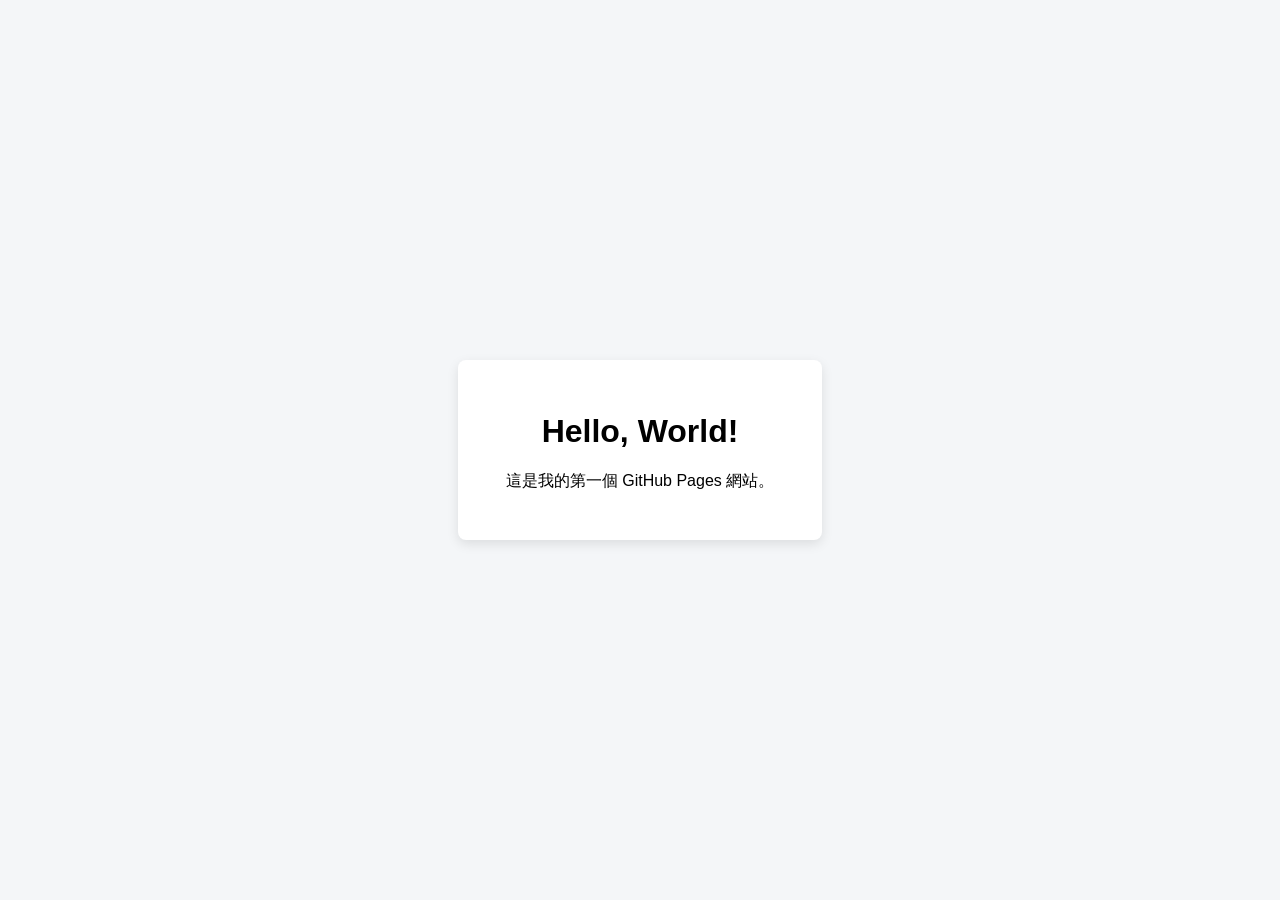
<file: index.html>
<!DOCTYPE html>
<html lang="zh-TW">
<head>
    <meta charset="UTF-8">
    <meta name="viewport" content="width=device-width, initial-scale=1.0">
    <title>My Website</title>
    <style>
        body {
            font-family: -apple-system, BlinkMacSystemFont, "Segoe UI", Roboto, sans-serif;
            display: flex;
            justify-content: center;
            align-items: center;
            height: 100vh;
            margin: 0;
            background: #f4f6f8;
        }
        .card {
            background: white;
            padding: 2rem 3rem;
            border-radius: 8px;
            box-shadow: 0 4px 12px rgba(0,0,0,0.1);
            text-align: center;
        }
    </style>
</head>
<body>
    <div class="card">
        <h1>Hello, World!</h1>
        <p>這是我的第一個 GitHub Pages 網站。</p>
    </div>
</body>
</html>
</file>
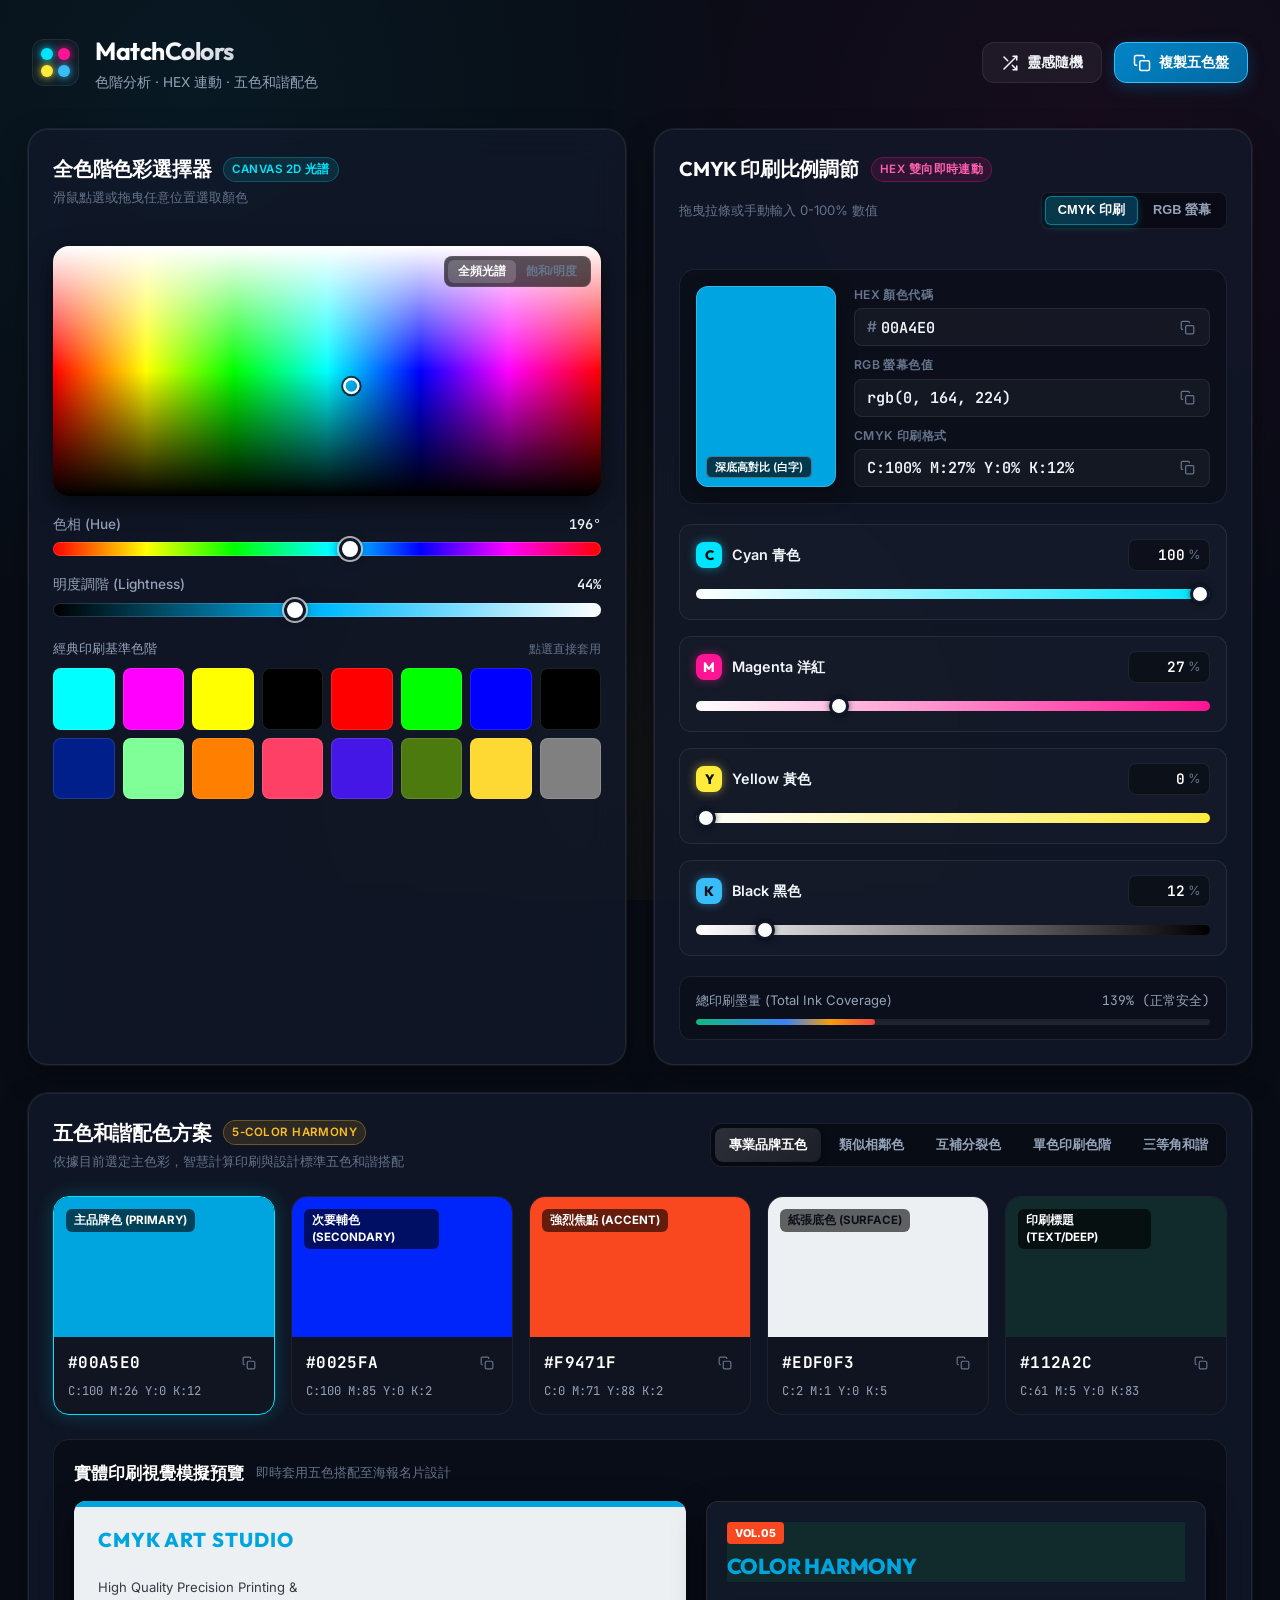
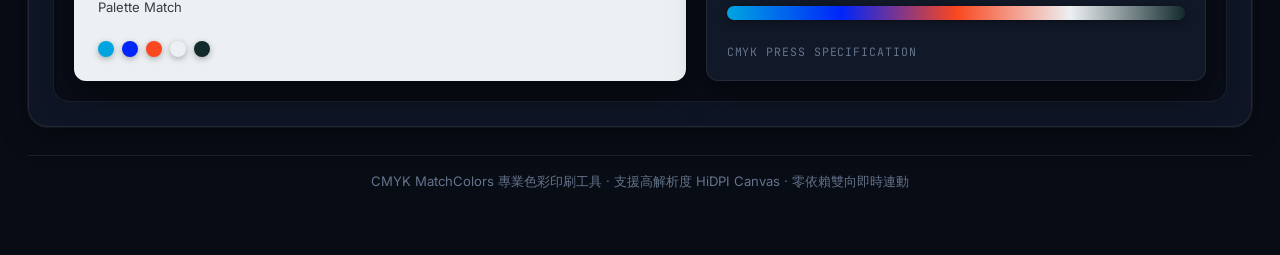
<file: MatchColors/index.html>
<!DOCTYPE html>
<html lang="zh-TW">
<head>
  <meta charset="UTF-8">
  <meta name="viewport" content="width=device-width, initial-scale=1.0">
  <title>MatchColors - 色階調色盤與五色配色工具</title>
  <meta name="description" content="專業級 比例調節、HEX 實時連動、全色階色彩選擇器與智慧五色配色系統">
  <!-- Google Fonts: Inter & Outfit -->
  <link rel="preconnect" href="https://fonts.googleapis.com">
  <link rel="preconnect" href="https://fonts.gstatic.com" crossorigin>
  <link href="https://fonts.googleapis.com/css2?family=Inter:wght@400;500;600;700&family=Outfit:wght@500;600;700;800&family=JetBrains+Mono:wght@400;500;600&display=swap" rel="stylesheet">
  <link rel="stylesheet" href="style.css">
</head>
<body>
  <div id="app" class="app-container">
    <!-- 頂部導航列 -->
    <header class="app-header">
      <div class="brand">
        <div class="brand-logo">
          <span class="dot dot-c"></span>
          <span class="dot dot-m"></span>
          <span class="dot dot-y"></span>
          <span class="dot dot-k"></span>
        </div>
        <div class="brand-text">
          <h1>MatchColors</h1>
          <span class="subtitle">色階分析 · HEX 連動 · 五色和諧配色</span>
        </div>
      </div>
      
      <div class="header-actions">
        <button id="btnRandomColor" class="action-btn" title="隨機產生靈感色彩">
          <svg width="18" height="18" viewBox="0 0 24 24" fill="none" stroke="currentColor" stroke-width="2" stroke-linecap="round" stroke-linejoin="round">
            <polyline points="16 3 21 3 21 8"></polyline>
            <line x1="4" y1="20" x2="21" y2="3"></line>
            <polyline points="21 16 21 21 16 21"></polyline>
            <line x1="15" y1="15" x2="21" y2="21"></line>
            <line x1="4" y1="4" x2="9" y2="9"></line>
          </svg>
          <span>靈感隨機</span>
        </button>
        <button id="btnCopyPalette" class="action-btn primary" title="複製目前五色配置代碼">
          <svg width="18" height="18" viewBox="0 0 24 24" fill="none" stroke="currentColor" stroke-width="2" stroke-linecap="round" stroke-linejoin="round">
            <rect x="9" y="9" width="13" height="13" rx="2" ry="2"></rect>
            <path d="M5 15H4a2 2 0 0 1-2-2V4a2 2 0 0 1 2-2h9a2 2 0 0 1 2 2v1"></path>
          </svg>
          <span>複製五色盤</span>
        </button>
      </div>
    </header>

    <!-- 主要工作區域 -->
    <main class="main-layout">
      <!-- 左側欄：全色階色彩選擇器與光譜 Canvas -->
      <section class="panel glass-card picker-section">
        <div class="section-title-wrap">
          <div class="title-with-badge">
            <h2>全色階色彩選擇器</h2>
            <span class="badge">Canvas 2D 光譜</span>
          </div>
          <span class="section-hint">滑鼠點選或拖曳任意位置選取顏色</span>
        </div>

        <!-- 2D 色彩光譜主畫布 (雙層架構：底層光譜 + 頂層準心指針) -->
        <div class="spectrum-container" id="spectrumContainer">
          <canvas id="spectrumCanvas" width="460" height="240"></canvas>
          <canvas id="crosshairCanvas" width="460" height="240"></canvas>
          <div class="picker-mode-switch">
            <button class="mode-tag active" data-mode="full" title="0-360° 全頻譜彩虹與明暗色階光譜">全頻光譜</button>
            <button class="mode-tag" data-mode="hsv" title="專業飽和度與明度矩陣 (搭配色相滑桿)">飽和/明度</button>
          </div>
        </div>

        <!-- 色相 (Hue) 滑桿條 -->
        <div class="slider-row hue-slider-row">
          <div class="slider-label">
            <span>色相 (Hue)</span>
            <span id="hueValueText" class="val-mono">0°</span>
          </div>
          <div class="hue-track-wrap">
            <input type="range" id="hueSlider" min="0" max="360" value="195" class="custom-slider hue-slider" />
          </div>
        </div>

        <!-- 明度 (Lightness / Tone) 微調滑桿 -->
        <div class="slider-row tone-slider-row">
          <div class="slider-label">
            <span>明度調階 (Lightness)</span>
            <span id="lightnessValueText" class="val-mono">50%</span>
          </div>
          <div class="tone-track-wrap">
            <input type="range" id="lightnessSlider" min="0" max="100" value="50" class="custom-slider tone-slider" />
          </div>
        </div>

        <!-- 快速色階色票盤（經典印刷色階） -->
        <div class="preset-swatches-area">
          <div class="swatches-label">
            <span>經典印刷基準色階</span>
            <span class="swatches-tip">點選直接套用</span>
          </div>
          <div class="swatches-grid" id="presetSwatchesGrid">
            <!-- 由 JS 動態生成經典印刷 CMYK 基準色階 -->
          </div>
        </div>
      </section>

      <!-- 右側欄：CMYK / RGB 調節面板與 HEX 雙向連動 -->
      <section class="panel glass-card controls-section">
        <div class="section-title-wrap">
          <div class="title-with-badge">
            <h2 id="controlsTitle">CMYK 印刷比例調節</h2>
            <span id="controlsBadge" class="badge badge-accent">HEX 雙向即時連動</span>
          </div>
          <div class="controls-sub-bar">
            <span id="controlsHint" class="section-hint">拖曳拉條或手動輸入 0-100% 數值</span>
            <!-- CMYK 與 RGB 模式切換 Tab -->
            <div class="color-mode-tabs" id="colorModeTabs">
              <button type="button" class="color-mode-tab active" data-mode="cmyk" id="tabModeCmyk">CMYK 印刷</button>
              <button type="button" class="color-mode-tab" data-mode="rgb" id="tabModeRgb">RGB 螢幕</button>
            </div>
          </div>
        </div>

        <!-- 當前顏色大預覽與代碼展示列 -->
        <div class="current-color-card">
          <div class="color-preview-box" id="mainColorPreview">
            <div class="preview-overlay">
              <span id="contrastBadge" class="contrast-badge">對比度極佳</span>
            </div>
          </div>
          
          <div class="color-codes-details">
            <!-- HEX 實時輸入與雙向連動框 -->
            <div class="code-field hex-field">
              <label for="hexInput">HEX 顏色代碼</label>
              <div class="input-with-button">
                <span class="prefix">#</span>
                <input type="text" id="hexInput" maxlength="7" value="00A3E0" spellcheck="false" placeholder="00A3E0" />
                <button type="button" class="copy-field-btn" data-target="hex" title="複製 HEX 代碼">
                  <svg width="15" height="15" viewBox="0 0 24 24" fill="none" stroke="currentColor" stroke-width="2"><rect x="9" y="9" width="13" height="13" rx="2" ry="2"></rect><path d="M5 15H4a2 2 0 0 1-2-2V4a2 2 0 0 1 2-2h9a2 2 0 0 1 2 2v1"></path></svg>
                </button>
              </div>
            </div>

            <!-- RGB 顯示 -->
            <div class="code-field rgb-field">
              <label>RGB 螢幕色值</label>
              <div class="input-with-button">
                <input type="text" id="rgbDisplay" readonly value="rgb(0, 163, 224)" />
                <button type="button" class="copy-field-btn" data-target="rgb" title="複製 RGB 代碼">
                  <svg width="15" height="15" viewBox="0 0 24 24" fill="none" stroke="currentColor" stroke-width="2"><rect x="9" y="9" width="13" height="13" rx="2" ry="2"></rect><path d="M5 15H4a2 2 0 0 1-2-2V4a2 2 0 0 1 2-2h9a2 2 0 0 1 2 2v1"></path></svg>
                </button>
              </div>
            </div>

            <!-- CMYK 格式化字串 -->
            <div class="code-field cmyk-code-field">
              <label>CMYK 印刷格式</label>
              <div class="input-with-button">
                <input type="text" id="cmykStringDisplay" readonly value="C:100% M:27% Y:0% K:12%" />
                <button type="button" class="copy-field-btn" data-target="cmyk" title="複製 CMYK 格式">
                  <svg width="15" height="15" viewBox="0 0 24 24" fill="none" stroke="currentColor" stroke-width="2"><rect x="9" y="9" width="13" height="13" rx="2" ry="2"></rect><path d="M5 15H4a2 2 0 0 1-2-2V4a2 2 0 0 1 2-2h9a2 2 0 0 1 2 2v1"></path></svg>
                </button>
              </div>
            </div>
          </div>
        </div>

        <!-- CMYK 四通道拉條與數字精確輸入 -->
        <div class="cmyk-sliders-container" id="cmykSlidersContainer">
          <!-- C: Cyan 青色 -->
          <div class="channel-group channel-c">
            <div class="channel-header">
              <div class="channel-name">
                <span class="channel-pill pill-c">C</span>
                <span class="channel-label">Cyan 青色</span>
              </div>
              <div class="number-input-wrap">
                <input type="number" id="inputC" min="0" max="100" value="100" class="num-input" />
                <span class="unit">%</span>
              </div>
            </div>
            <div class="channel-slider-row">
              <input type="range" id="sliderC" min="0" max="100" value="100" class="channel-slider slider-c" />
            </div>
          </div>

          <!-- M: Magenta 洋紅 -->
          <div class="channel-group channel-m">
            <div class="channel-header">
              <div class="channel-name">
                <span class="channel-pill pill-m">M</span>
                <span class="channel-label">Magenta 洋紅</span>
              </div>
              <div class="number-input-wrap">
                <input type="number" id="inputM" min="0" max="100" value="27" class="num-input" />
                <span class="unit">%</span>
              </div>
            </div>
            <div class="channel-slider-row">
              <input type="range" id="sliderM" min="0" max="100" value="27" class="channel-slider slider-m" />
            </div>
          </div>

          <!-- Y: Yellow 黃色 -->
          <div class="channel-group channel-y">
            <div class="channel-header">
              <div class="channel-name">
                <span class="channel-pill pill-y">Y</span>
                <span class="channel-label">Yellow 黃色</span>
              </div>
              <div class="number-input-wrap">
                <input type="number" id="inputY" min="0" max="100" value="0" class="num-input" />
                <span class="unit">%</span>
              </div>
            </div>
            <div class="channel-slider-row">
              <input type="range" id="sliderY" min="0" max="100" value="0" class="channel-slider slider-y" />
            </div>
          </div>

          <!-- K: Key 黑色 -->
          <div class="channel-group channel-k">
            <div class="channel-header">
              <div class="channel-name">
                <span class="channel-pill pill-k">K</span>
                <span class="channel-label">Black 黑色</span>
              </div>
              <div class="number-input-wrap">
                <input type="number" id="inputK" min="0" max="100" value="12" class="num-input" />
                <span class="unit">%</span>
              </div>
            </div>
            <div class="channel-slider-row">
              <input type="range" id="sliderK" min="0" max="100" value="12" class="channel-slider slider-k" />
            </div>
          </div>
        </div>

        <!-- 總墨量警告指示 (Total Ink Coverage - TIC / TAC，CMYK 模式專用) -->
        <div class="tic-meter-container" id="ticMeterContainer">
          <div class="tic-header">
            <span>總印刷墨量 (Total Ink Coverage)</span>
            <span id="ticValueText" class="val-mono">139% (正常安全)</span>
          </div>
          <div class="tic-progress-track">
            <div id="ticProgressBar" class="tic-progress-bar" style="width: 34.75%;"></div>
          </div>
        </div>

        <!-- RGB 三通道拉條與數字精確輸入 (RGB 模式專用，預設隱藏) -->
        <div class="rgb-sliders-container" id="rgbSlidersContainer" style="display: none;">
          <!-- R: Red 紅色 -->
          <div class="channel-group channel-r">
            <div class="channel-header">
              <div class="channel-name">
                <span class="channel-pill pill-r">R</span>
                <span class="channel-label">Red 紅色通道</span>
              </div>
              <div class="number-input-wrap">
                <input type="number" id="inputR" min="0" max="255" value="0" class="num-input" />
                <span class="unit">/255</span>
              </div>
            </div>
            <div class="channel-slider-row">
              <input type="range" id="sliderR" min="0" max="255" value="0" class="channel-slider slider-r" />
            </div>
          </div>

          <!-- G: Green 綠色 -->
          <div class="channel-group channel-g">
            <div class="channel-header">
              <div class="channel-name">
                <span class="channel-pill pill-g">G</span>
                <span class="channel-label">Green 綠色通道</span>
              </div>
              <div class="number-input-wrap">
                <input type="number" id="inputG" min="0" max="255" value="163" class="num-input" />
                <span class="unit">/255</span>
              </div>
            </div>
            <div class="channel-slider-row">
              <input type="range" id="sliderG" min="0" max="255" value="163" class="channel-slider slider-g" />
            </div>
          </div>

          <!-- B: Blue 藍色 -->
          <div class="channel-group channel-b">
            <div class="channel-header">
              <div class="channel-name">
                <span class="channel-pill pill-b">B</span>
                <span class="channel-label">Blue 藍色通道</span>
              </div>
              <div class="number-input-wrap">
                <input type="number" id="inputB" min="0" max="255" value="224" class="num-input" />
                <span class="unit">/255</span>
              </div>
            </div>
            <div class="channel-slider-row">
              <input type="range" id="sliderB" min="0" max="255" value="224" class="channel-slider slider-b" />
            </div>
          </div>
        </div>

        <!-- 螢幕輝度與明度指示 (Luminance & Screen Brightness，RGB 模式專用) -->
        <div class="lum-meter-container" id="lumMeterContainer" style="display: none;">
          <div class="lum-header">
            <span>螢幕感知亮度 (Relative Luminance)</span>
            <span id="lumValueText" class="val-mono">42.8% (中等明度)</span>
          </div>
          <div class="lum-progress-track">
            <div id="lumProgressBar" class="lum-progress-bar" style="width: 42.8%;"></div>
          </div>
        </div>
      </section>
    </main>

    <!-- 底部全寬區：五色配色面板與視覺搭配模擬 -->
    <section class="panel glass-card palette-section">
      <div class="palette-header">
        <div class="palette-title-group">
          <div class="title-with-badge">
            <h2>五色和諧配色方案</h2>
            <span class="badge badge-gold">5-Color Harmony</span>
          </div>
          <span class="section-hint">依據目前選定主色彩，智慧計算印刷與設計標準五色和諧搭配</span>
        </div>

        <!-- 配色規則切換按鈕群 -->
        <div class="harmony-selector" id="harmonySelector">
          <button class="harmony-btn active" data-rule="designer">專業品牌五色</button>
          <button class="harmony-btn" data-rule="analogous">類似相鄰色</button>
          <button class="harmony-btn" data-rule="complementary">互補分裂色</button>
          <button class="harmony-btn" data-rule="monochromatic">單色印刷色階</button>
          <button class="harmony-btn" data-rule="triadic">三等角和諧</button>
        </div>
      </div>

      <!-- 五色卡片陣列 -->
      <div class="five-colors-grid" id="fiveColorsGrid">
        <!-- 由 JS 即時渲染 5 個色彩方塊與完整 CMYK/HEX 資訊 -->
      </div>

      <!-- 即時印刷視覺效果展示 (Print Mockup Preview) -->
      <div class="mockup-preview-area">
        <div class="mockup-title">
          <span>實體印刷視覺模擬預覽</span>
          <span class="mockup-sub">即時套用五色搭配至海報名片設計</span>
        </div>
        <div class="mockup-card-scene">
          <div class="mockup-business-card" id="mockupCard1">
            <div class="card-accent-bar" id="mockupAccent"></div>
            <div class="card-brand" id="mockupBrand">CMYK ART STUDIO</div>
            <div class="card-tagline" id="mockupTagline">High Quality Precision Printing & Palette Match</div>
            <div class="card-dots">
              <span class="m-dot dot-1" id="mDot1"></span>
              <span class="m-dot dot-2" id="mDot2"></span>
              <span class="m-dot dot-3" id="mDot3"></span>
              <span class="m-dot dot-4" id="mDot4"></span>
              <span class="m-dot dot-5" id="mDot5"></span>
            </div>
          </div>
          
          <div class="mockup-poster-card" id="mockupCard2">
            <div class="poster-hero-block" id="posterHero">
              <div class="poster-badge" id="posterBadge">VOL.05</div>
              <h3 id="posterTitle">COLOR HARMONY</h3>
            </div>
            <div class="poster-strip" id="posterStrip"></div>
            <div class="poster-footer" id="posterFooter">CMYK PRESS SPECIFICATION</div>
          </div>
        </div>
      </div>
    </section>

    <!-- 底部版權宣告與資訊 -->
    <footer class="app-footer">
      <p>CMYK MatchColors 專業色彩印刷工具 · 支援高解析度 HiDPI Canvas · 零依賴雙向即時連動</p>
    </footer>

    <!-- 複製成功懸浮提示 (Toast) -->
    <div id="toastNotification" class="toast-notification">
      <svg width="18" height="18" viewBox="0 0 24 24" fill="none" stroke="currentColor" stroke-width="2.5"><polyline points="20 6 9 17 4 12"></polyline></svg>
      <span id="toastMessage">已複製到剪貼簿！</span>
    </div>
  </div>

  <script src="app.js"></script>
</body>
</html>
</file>
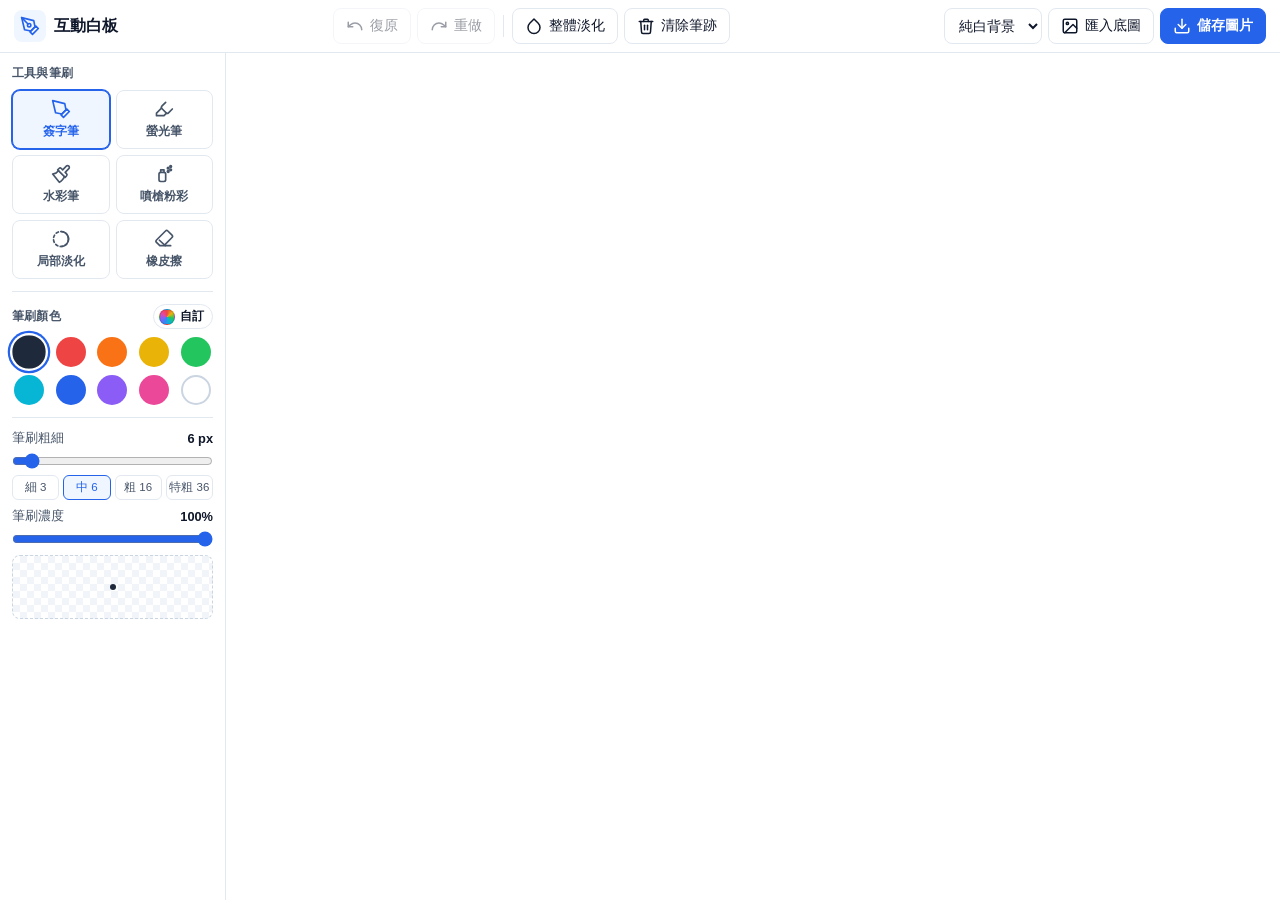
<file: Whiteboard/index.html>
<!DOCTYPE html>
<html lang="zh-Hant">
<head>
  <meta charset="UTF-8">
  <meta name="viewport" content="width=device-width, initial-scale=1.0, maximum-scale=1.0, user-scalable=no">
  <title>互動白板 Whiteboard</title>
  <script>
    // 偵測 LINE 與 Android App 內建瀏覽器，於頁面載入第一時間自動跳往系統預設瀏覽器
    (function () {
      var ua = navigator.userAgent || '';
      var isHttp = location.protocol === 'http:' || location.protocol === 'https:';
      if (!isHttp) return;

      // 1. LINE（iOS / Android 皆支援官方 openExternalBrowser=1 自動喚起預設瀏覽器）
      if (/\bLine\//i.test(ua)) {
        try {
          var lineUrl = new URL(location.href);
          if (lineUrl.searchParams.get('openExternalBrowser') !== '1') {
            lineUrl.searchParams.set('openExternalBrowser', '1');
            location.replace(lineUrl.toString());
            return;
          }
        } catch (_) {}
      }

      // 2. Android 其他內建瀏覽器（FB / IG / Messenger / Threads / WeChat / WebView）嘗試透過 Intent 跳預設瀏覽器
      var isAndroid = /\bAndroid\b/i.test(ua);
      var isOtherInApp = /\b(FBAN|FBAV|FB_IAB|Instagram|Barcelona|MicroMessenger|BytedanceWebview|musical_ly|TikTok)\b|;\s*wv\b/i.test(ua);
      if (isAndroid && isOtherInApp) {
        try {
          if (sessionStorage.getItem('wb_android_intent_tried') !== '1') {
            sessionStorage.setItem('wb_android_intent_tried', '1');
            var scheme = location.protocol.replace(':', '');
            var cleanUrl = location.href.replace(/^https?:\/\//i, '');
            var intentUrl = 'intent://' + cleanUrl + '#Intent;scheme=' + scheme + ';S.browser_fallback_url=' + encodeURIComponent(location.href) + ';end';
            location.replace(intentUrl);
          }
        } catch (_) {}
      }
    })();
  </script>
  <link rel="stylesheet" href="./style.css">
</head>
<body>
  <div class="app-shell" id="appShell">
    <!-- 頂部工具列：歷史紀錄、底圖管理、匯出儲存 -->
    <header class="topbar" role="banner">
      <div class="brand">
        <span class="brand-icon" aria-hidden="true">
          <svg viewBox="0 0 24 24" width="20" height="20" fill="none" stroke="currentColor" stroke-width="2" stroke-linecap="round" stroke-linejoin="round">
            <path d="M12 19l7-7 3 3-7 7-3-3z"></path>
            <path d="M18 13l-1.5-7.5L2 2l3.5 14.5L13 18l5-5z"></path>
            <path d="M2 2l7.586 7.586"></path>
            <circle cx="11" cy="11" r="2"></circle>
          </svg>
        </span>
        <span class="brand-title">互動白板</span>
      </div>

      <!-- 中段：復原 / 重做 / 整體淡化 / 清除 -->
      <div class="topbar-group" role="group" aria-label="畫布操作">
        <button type="button" class="action-btn" id="undoBtn" title="復原上一步 (Ctrl+Z)" aria-label="復原上一步" disabled>
          <svg viewBox="0 0 24 24" width="18" height="18" fill="none" stroke="currentColor" stroke-width="2" stroke-linecap="round" stroke-linejoin="round">
            <path d="M3 7v6h6"></path>
            <path d="M21 17a9 9 0 0 0-9-9 9 9 0 0 0-6 2.3L3 13"></path>
          </svg>
          <span class="btn-label">復原</span>
        </button>

        <button type="button" class="action-btn" id="redoBtn" title="重做下一步 (Ctrl+Y)" aria-label="重做下一步" disabled>
          <svg viewBox="0 0 24 24" width="18" height="18" fill="none" stroke="currentColor" stroke-width="2" stroke-linecap="round" stroke-linejoin="round">
            <path d="M21 7v6h-6"></path>
            <path d="M3 17a9 9 0 0 1 9-9 9 9 0 0 1 6 2.3l3 2.7"></path>
          </svg>
          <span class="btn-label">重做</span>
        </button>

        <span class="divider" aria-hidden="true"></span>

        <button type="button" class="action-btn" id="fadeAllBtn" title="將目前所有筆跡整體淡化 25%（不影響底圖）" aria-label="整體淡化筆跡">
          <svg viewBox="0 0 24 24" width="18" height="18" fill="none" stroke="currentColor" stroke-width="2" stroke-linecap="round" stroke-linejoin="round">
            <path d="M12 2.69l5.66 5.66a8 8 0 1 1-11.31 0z"></path>
          </svg>
          <span class="btn-label">整體淡化</span>
        </button>

        <button type="button" class="action-btn danger-hover" id="clearInkBtn" title="清除所有手繪筆跡（保留底圖，可復原）" aria-label="清除所有筆跡">
          <svg viewBox="0 0 24 24" width="18" height="18" fill="none" stroke="currentColor" stroke-width="2" stroke-linecap="round" stroke-linejoin="round">
            <polyline points="3 6 5 6 21 6"></polyline>
            <path d="M19 6l-1 14a2 2 0 0 1-2 2H8a2 2 0 0 1-2-2L5 6"></path>
            <path d="M10 11v6"></path>
            <path d="M14 11v6"></path>
            <path d="M9 6V4a1 1 0 0 1 1-1h4a1 1 0 0 1 1 1v2"></path>
          </svg>
          <span class="btn-label">清除筆跡</span>
        </button>
      </div>

      <!-- 右段：底紋、匯入底圖、儲存匯出 -->
      <div class="topbar-group" role="group" aria-label="底圖與匯出">
        <label class="select-wrap" title="選擇白板背景樣式">
          <span class="sr-only">白板底紋</span>
          <select id="paperSelect" aria-label="白板底紋樣式">
            <option value="plain">純白背景</option>
            <option value="grid">方格底紋</option>
            <option value="dots">點陣底紋</option>
            <option value="warm">護眼米白</option>
          </select>
        </label>

        <input type="file" id="bgFileInput" accept="image/*" hidden>
        <button type="button" class="action-btn" id="importBgBtn" title="匯入圖片作為底圖（亦支援拖曳圖片或 Ctrl+V 貼上）" aria-label="匯入底圖">
          <svg viewBox="0 0 24 24" width="18" height="18" fill="none" stroke="currentColor" stroke-width="2" stroke-linecap="round" stroke-linejoin="round">
            <rect x="3" y="3" width="18" height="18" rx="2" ry="2"></rect>
            <circle cx="8.5" cy="8.5" r="1.5"></circle>
            <polyline points="21 15 16 10 5 21"></polyline>
          </svg>
          <span class="btn-label">匯入底圖</span>
        </button>

        <button type="button" class="action-btn" id="bgSettingsBtn" title="調整底圖比例、淡化度或移除底圖" aria-label="底圖設定" hidden>
          <svg viewBox="0 0 24 24" width="18" height="18" fill="none" stroke="currentColor" stroke-width="2" stroke-linecap="round" stroke-linejoin="round">
            <circle cx="12" cy="12" r="3"></circle>
            <path d="M19.4 15a1.65 1.65 0 0 0 .33 1.82l.06.06a2 2 0 0 1-2.83 2.83l-.06-.06a1.65 1.65 0 0 0-1.82-.33 1.65 1.65 0 0 0-1 1.51V21a2 2 0 0 1-4 0v-.09A1.65 1.65 0 0 0 9 19.4a1.65 1.65 0 0 0-1.82.33l-.06.06a2 2 0 0 1-2.83-2.83l.06-.06a1.65 1.65 0 0 0 .33-1.82 1.65 1.65 0 0 0-1.51-1H3a2 2 0 0 1 0-4h.09A1.65 1.65 0 0 0 4.6 9a1.65 1.65 0 0 0-.33-1.82l-.06-.06a2 2 0 0 1 2.83-2.83l.06.06a1.65 1.65 0 0 0 1.82.33H9a1.65 1.65 0 0 0 1-1.51V3a2 2 0 0 1 4 0v.09a1.65 1.65 0 0 0 1 1.51 1.65 1.65 0 0 0 1.82-.33l.06-.06a2 2 0 0 1 2.83 2.83l-.06.06a1.65 1.65 0 0 0-.33 1.82V9a1.65 1.65 0 0 0 1.51 1H21a2 2 0 0 1 0 4h-.09a1.65 1.65 0 0 0-1.51 1z"></path>
          </svg>
          <span class="btn-label">底圖設定</span>
        </button>

        <div class="export-dropdown-wrap">
          <button type="button" class="primary-btn" id="exportToggleBtn" aria-expanded="false" aria-controls="exportPanel">
            <svg viewBox="0 0 24 24" width="18" height="18" fill="none" stroke="currentColor" stroke-width="2" stroke-linecap="round" stroke-linejoin="round">
              <path d="M21 15v4a2 2 0 0 1-2 2H5a2 2 0 0 1-2-2v-4"></path>
              <polyline points="7 10 12 15 17 10"></polyline>
              <line x1="12" y1="15" x2="12" y2="3"></line>
            </svg>
            <span>儲存圖片</span>
          </button>

          <!-- 儲存匯出設定面板 -->
          <div class="floating-popover export-popover" id="exportPanel" role="dialog" aria-label="儲存圖片選項" hidden>
            <div class="popover-title">匯出儲存設定</div>
            <label class="field-row">
              <span>檔案名稱</span>
              <input type="text" id="exportNameInput" value="whiteboard" placeholder="輸入檔名">
            </label>
            <label class="field-row">
              <span>圖片格式</span>
              <select id="exportFormatSelect">
                <option value="png">PNG（無損高畫質）</option>
                <option value="jpeg">JPG（檔案較小）</option>
                <option value="png-transparent">PNG（透明背景，不含白板底色）</option>
              </select>
            </label>
            <button type="button" class="primary-btn full-width" id="confirmExportBtn">立即下載圖片</button>
          </div>
        </div>
      </div>
    </header>

    <!-- 底圖調整浮動面板（匯入底圖後可隨時開啟微調） -->
    <div class="floating-popover bg-popover" id="bgPanel" role="dialog" aria-label="底圖調整" hidden>
      <div class="popover-header">
        <span class="popover-title">底圖顯示與淡化</span>
        <button type="button" class="icon-close-btn" id="closeBgPanelBtn" aria-label="關閉底圖設定">&times;</button>
      </div>
      <label class="field-row">
        <span>縮放配置</span>
        <select id="bgFitSelect">
          <option value="contain">完整顯示（等比置中）</option>
          <option value="cover">填滿白板（等比裁切）</option>
          <option value="center">原始尺寸置中</option>
        </select>
      </label>
      <label class="field-col">
        <div class="slider-header">
          <span>底圖不透明度（淡化底圖）</span>
          <strong id="bgOpacityVal">100%</strong>
        </div>
        <input type="range" id="bgOpacityRange" min="10" max="100" value="100">
      </label>
      <div class="popover-actions">
        <button type="button" class="action-btn" id="replaceBgBtn">更換圖片</button>
        <button type="button" class="action-btn danger-text" id="removeBgBtn">移除底圖</button>
      </div>
    </div>

    <!-- 主工作區：畫布舞台 + 繪圖工具面板 -->
    <main class="workspace" id="workspace">
      <!-- 左側／底部浮動繪圖工具列 -->
      <aside class="tool-dock" aria-label="繪圖工具列">
        <!-- 筆刷與擦拭／淡化模式 -->
        <div class="dock-section">
          <span class="section-caption">工具與筆刷</span>
          <div class="tool-grid" role="radiogroup" aria-label="筆刷與橡皮擦工具">
            <button type="button" class="tool-btn active" data-tool="pen" role="radio" aria-checked="true" title="簽字筆 (1) — 清晰流暢實線">
              <svg viewBox="0 0 24 24" width="20" height="20" fill="none" stroke="currentColor" stroke-width="2" stroke-linecap="round" stroke-linejoin="round">
                <path d="M12 19l7-7 3 3-7 7-3-3z"></path>
                <path d="M18 13l-1.5-7.5L2 2l3.5 14.5L13 18l5-5z"></path>
              </svg>
              <span>簽字筆</span>
            </button>

            <button type="button" class="tool-btn" data-tool="highlighter" role="radio" aria-checked="false" title="螢光筆 (2) — 半透明重點標記，單筆不疊黑">
              <svg viewBox="0 0 24 24" width="20" height="20" fill="none" stroke="currentColor" stroke-width="2" stroke-linecap="round" stroke-linejoin="round">
                <path d="M9 11l-6 6v3h9l3-3"></path>
                <path d="M22 12l-4.6 4.6a2 2 0 0 1-2.8 0l-5.2-5.2a2 2 0 0 1 0-2.8L14 4"></path>
              </svg>
              <span>螢光筆</span>
            </button>

            <button type="button" class="tool-btn" data-tool="soft" role="radio" aria-checked="false" title="柔邊水彩 (3) — 柔和羽化暈染筆觸">
              <svg viewBox="0 0 24 24" width="20" height="20" fill="none" stroke="currentColor" stroke-width="2" stroke-linecap="round" stroke-linejoin="round">
                <path d="M18.37 2.63L14 7l-1.59-1.59a2 2 0 0 0-2.82 0L8 7l9 9 1.59-1.59a2 2 0 0 0 0-2.82L17 10l4.37-4.37a2.12 2.12 0 1 0-3-3z"></path>
                <path d="M9 8c-2 3-4 3.5-7 4l8 10c2-1 6-5 6-7"></path>
              </svg>
              <span>水彩筆</span>
            </button>

            <button type="button" class="tool-btn" data-tool="spray" role="radio" aria-checked="false" title="粉彩噴槍 (4) — 自然顆粒噴霧質感">
              <svg viewBox="0 0 24 24" width="20" height="20" fill="none" stroke="currentColor" stroke-width="2" stroke-linecap="round" stroke-linejoin="round">
                <rect x="6" y="10" width="8" height="11" rx="2"></rect>
                <path d="M8 10V7h4v3"></path>
                <circle cx="17" cy="5" r="1"></circle>
                <circle cx="20" cy="7" r="1"></circle>
                <circle cx="20" cy="3" r="1"></circle>
                <circle cx="17" cy="9" r="1"></circle>
              </svg>
              <span>噴槍粉彩</span>
            </button>

            <button type="button" class="tool-btn" data-tool="fade" role="radio" aria-checked="false" title="局部淡化筆 (5) — 塗抹漸進減淡筆跡，不傷底圖">
              <svg viewBox="0 0 24 24" width="20" height="20" fill="none" stroke="currentColor" stroke-width="2" stroke-linecap="round" stroke-linejoin="round">
                <circle cx="12" cy="12" r="9" stroke-dasharray="3 3"></circle>
                <path d="M12 3a9 9 0 0 1 0 18"></path>
              </svg>
              <span>局部淡化</span>
            </button>

            <button type="button" class="tool-btn" data-tool="eraser" role="radio" aria-checked="false" title="橡皮擦 (6) — 擦除筆跡，完整保留底圖">
              <svg viewBox="0 0 24 24" width="20" height="20" fill="none" stroke="currentColor" stroke-width="2" stroke-linecap="round" stroke-linejoin="round">
                <path d="M20 20H7L3 16c-.8-.8-.8-2 0-2.8L13.8 2.4c.8-.8 2-.8 2.8 0L21.6 7.4c.8.8.8 2 0 2.8L12 20"></path>
                <path d="M6.5 13.5L13.5 20"></path>
              </svg>
              <span>橡皮擦</span>
            </button>
          </div>
        </div>

        <hr class="dock-sep">

        <!-- 顏色選擇區 -->
        <div class="dock-section" id="colorSection">
          <div class="section-row">
            <span class="section-caption">筆刷顏色</span>
            <label class="custom-color-chip" title="自訂任意顏色">
              <input type="color" id="customColorInput" value="#1e293b" aria-label="自訂顏色">
              <span class="color-wheel-badge" id="customColorPreview"></span>
              <span class="custom-color-text">自訂</span>
            </label>
          </div>

          <div class="swatch-grid" id="swatchGrid" role="radiogroup" aria-label="預設顏色">
            <button type="button" class="swatch active" data-color="#1e293b" style="--sw:#1e293b" aria-label="墨黑色" title="墨黑色"></button>
            <button type="button" class="swatch" data-color="#ef4444" style="--sw:#ef4444" aria-label="緋紅色" title="緋紅色"></button>
            <button type="button" class="swatch" data-color="#f97316" style="--sw:#f97316" aria-label="亮橘色" title="亮橘色"></button>
            <button type="button" class="swatch" data-color="#eab308" style="--sw:#eab308" aria-label="琥珀黃" title="琥珀黃"></button>
            <button type="button" class="swatch" data-color="#22c55e" style="--sw:#22c55e" aria-label="翠綠色" title="翠綠色"></button>
            <button type="button" class="swatch" data-color="#06b6d4" style="--sw:#06b6d4" aria-label="青藍色" title="青藍色"></button>
            <button type="button" class="swatch" data-color="#2563eb" style="--sw:#2563eb" aria-label="寶藍色" title="寶藍色"></button>
            <button type="button" class="swatch" data-color="#8b5cf6" style="--sw:#8b5cf6" aria-label="羅蘭紫" title="羅蘭紫"></button>
            <button type="button" class="swatch" data-color="#ec4899" style="--sw:#ec4899" aria-label="桃粉色" title="桃粉色"></button>
            <button type="button" class="swatch swatch-light" data-color="#ffffff" style="--sw:#ffffff" aria-label="純白色" title="純白色"></button>
          </div>
        </div>

        <hr class="dock-sep">

        <!-- 筆刷粗細與濃度／淡化強度 -->
        <div class="dock-section">
          <div class="slider-block">
            <div class="slider-header">
              <label for="sizeRange">筆刷粗細</label>
              <strong id="sizeValueLabel">6 px</strong>
            </div>
            <input type="range" id="sizeRange" min="1" max="80" value="6">
            <div class="quick-sizes" aria-label="快速粗細預設">
              <button type="button" class="size-pill" data-size="3">細 3</button>
              <button type="button" class="size-pill active" data-size="6">中 6</button>
              <button type="button" class="size-pill" data-size="16">粗 16</button>
              <button type="button" class="size-pill" data-size="36">特粗 36</button>
            </div>
          </div>

          <div class="slider-block" id="strengthBlock">
            <div class="slider-header">
              <label for="strengthRange" id="strengthLabel">筆刷濃度</label>
              <strong id="strengthValueLabel">100%</strong>
            </div>
            <input type="range" id="strengthRange" min="10" max="100" value="100">
          </div>

          <!-- 即時筆觸大小預覽 -->
          <div class="brush-preview-box" title="目前筆刷尺寸與顏色預覽">
            <span class="brush-preview-dot" id="brushPreviewDot"></span>
          </div>
        </div>
      </aside>

      <!-- 多圖層 Canvas 畫布舞台 -->
      <section class="canvas-stage paper-plain" id="canvasStage" aria-label="白板繪圖區域">
        <!-- 圖層 1：匯入的底圖（獨立於筆跡層，不被橡皮擦或淡化破壞） -->
        <canvas id="bgCanvas"></canvas>
        <!-- 圖層 2：已完成的筆跡主圖層 -->
        <canvas id="drawCanvas"></canvas>
        <!-- 圖層 3：單筆繪製暫存層（確保螢光筆／水彩單筆塗抹均勻不疊黑） -->
        <canvas id="tempCanvas"></canvas>

        <!-- 游標筆刷範圍指示環 -->
        <div class="cursor-ring" id="cursorRing" aria-hidden="true"></div>

        <!-- 拖曳圖片匯入提示遮罩 -->
        <div class="drop-overlay" id="dropOverlay" hidden>
          <div class="drop-card">
            <svg viewBox="0 0 24 24" width="36" height="36" fill="none" stroke="currentColor" stroke-width="2">
              <rect x="3" y="3" width="18" height="18" rx="2" ry="2"></rect>
              <circle cx="8.5" cy="8.5" r="1.5"></circle>
              <polyline points="21 15 16 10 5 21"></polyline>
            </svg>
            <p>放開滑鼠即可將圖片設為白板底圖</p>
          </div>
        </div>

        <!-- 狀態提示 Toast -->
        <div class="toast" id="toastMsg" role="status" aria-live="polite" hidden></div>
      </section>
    </main>

    <!-- App 內建瀏覽器（LINE / FB / IG 等）跳轉預設瀏覽器引導彈窗 -->
    <div class="inapp-backdrop" id="inAppModal" role="dialog" aria-modal="true" aria-labelledby="inAppTitle" hidden>
      <div class="inapp-card">
        <div class="inapp-badge" aria-hidden="true">↗ 請切換至預設瀏覽器</div>
        <h2 class="inapp-title" id="inAppTitle">建議使用系統預設瀏覽器開啟</h2>
        <p class="inapp-desc" id="inAppDesc">
          偵測到您目前在 App 內建瀏覽器中開啟，可能會無法正常下載與儲存白板圖片。
        </p>
        <div class="inapp-steps" id="inAppSteps">
          若點擊下方按鈕未自動跳轉，請點選畫面右上角或右下角的 <strong>「⋯」</strong> 選單，選擇 <strong>「以預設瀏覽器開啟 / 在 Safari 開啟」</strong>。
        </div>
        <div class="inapp-actions">
          <a href="#" class="primary-btn full-width inapp-link-btn" id="openExtBrowserBtn">開啟預設瀏覽器</a>
          <div class="inapp-sub-actions">
            <button type="button" class="action-btn" id="copyPageUrlBtn">複製網址</button>
            <button type="button" class="action-btn" id="dismissInAppBtn">先在此繼續使用</button>
          </div>
        </div>
      </div>
    </div>
  </div>

  <script defer src="./app.js"></script>
</body>
</html>
</file>
<file: MatchColors/style.css>
/* ==========================================================================
   CMYK MatchColors - 現代專業暗黑玻璃擬態樣式表
   ========================================================================== */

:root {
  /* 背景與介面色彩 */
  --bg-main: #080c15;
  --bg-surface: #0e1526;
  --bg-card: rgba(18, 26, 44, 0.72);
  --bg-card-hover: rgba(26, 37, 62, 0.85);
  --border-subtle: rgba(255, 255, 255, 0.08);
  --border-active: rgba(0, 229, 255, 0.5);
  
  /* 文字色彩 */
  --text-primary: #f1f5f9;
  --text-secondary: #94a3b8;
  --text-muted: #64748b;

  /* CMYK 四大代表色系 (高飽和鮮明科技色) */
  --cmyk-c: #00e5ff;
  --cmyk-m: #ff1493;
  --cmyk-y: #ffeb3b;
  --cmyk-k: #1e293b;
  --cmyk-k-accent: #64748b;

  /* 品牌與強調色 */
  --accent-cyan: #00e5ff;
  --accent-gold: #fbbf24;
  --accent-blue: #3b82f6;

  /* 圓角與間距 */
  --radius-sm: 8px;
  --radius-md: 12px;
  --radius-lg: 16px;
  --radius-xl: 20px;
  --transition-fast: 0.18s cubic-bezier(0.4, 0, 0.2, 1);
  --transition-normal: 0.28s cubic-bezier(0.4, 0, 0.2, 1);

  /* 陰影 */
  --shadow-card: 0 10px 30px -5px rgba(0, 0, 0, 0.5), 0 0 0 1px var(--border-subtle);
  --shadow-glow: 0 0 24px rgba(0, 229, 255, 0.15);
}

/* 基礎設定 */
* {
  box-sizing: border-box;
  margin: 0;
  padding: 0;
}

body {
  font-family: 'Inter', -apple-system, BlinkMacSystemFont, "Segoe UI", Roboto, sans-serif;
  background-color: var(--bg-main);
  background-image: 
    radial-gradient(circle at 15% 10%, rgba(0, 229, 255, 0.06) 0%, transparent 40%),
    radial-gradient(circle at 85% 15%, rgba(255, 20, 147, 0.06) 0%, transparent 40%),
    radial-gradient(circle at 50% 85%, rgba(251, 191, 36, 0.04) 0%, transparent 50%);
  background-attachment: fixed;
  color: var(--text-primary);
  min-height: 100vh;
  line-height: 1.5;
  -webkit-font-smoothing: antialiased;
  -moz-osx-font-smoothing: grayscale;
}

/* 等寬字體規範 */
.val-mono, .num-input, .code-field input, .swatch-hex, .swatch-cmyk {
  font-family: 'JetBrains Mono', 'SF Mono', Consolas, monospace;
}

/* 主容器 */
.app-container {
  max-width: 1360px;
  margin: 0 auto;
  padding: 24px 28px 48px;
  display: flex;
  flex-direction: column;
  gap: 28px;
}

/* 玻璃擬態面板卡片 */
.glass-card {
  background: var(--bg-card);
  backdrop-filter: blur(18px);
  -webkit-backdrop-filter: blur(18px);
  border: 1px solid var(--border-subtle);
  border-radius: var(--radius-xl);
  box-shadow: var(--shadow-card);
  padding: 24px;
  transition: border-color var(--transition-normal), box-shadow var(--transition-normal);
}

.glass-card:hover {
  border-color: rgba(255, 255, 255, 0.12);
}

/* ==========================================================================
   頂部導航列 Header
   ========================================================================== */
.app-header {
  display: flex;
  align-items: center;
  justify-content: space-between;
  padding: 8px 4px;
}

.brand {
  display: flex;
  align-items: center;
  gap: 16px;
}

.brand-logo {
  display: grid;
  grid-template-columns: repeat(2, 12px);
  grid-gap: 5px;
  padding: 8px;
  background: rgba(255, 255, 255, 0.03);
  border: 1px solid var(--border-subtle);
  border-radius: var(--radius-md);
}

.dot {
  width: 12px;
  height: 12px;
  border-radius: 50%;
  box-shadow: 0 0 8px currentColor;
}
.dot-c { background-color: var(--cmyk-c); color: var(--cmyk-c); }
.dot-m { background-color: var(--cmyk-m); color: var(--cmyk-m); }
.dot-y { background-color: var(--cmyk-y); color: var(--cmyk-y); }
.dot-k { background-color: #38bdf8; color: #38bdf8; }

.brand-text h1 {
  font-family: 'Outfit', sans-serif;
  font-size: 1.55rem;
  font-weight: 700;
  letter-spacing: -0.02em;
  background: linear-gradient(135deg, #ffffff 30%, #94a3b8 100%);
  -webkit-background-clip: text;
  -webkit-text-fill-color: transparent;
}

.brand-text .subtitle {
  font-size: 0.85rem;
  color: var(--text-secondary);
  font-weight: 400;
}

.header-actions {
  display: flex;
  align-items: center;
  gap: 12px;
}

.action-btn {
  display: inline-flex;
  align-items: center;
  gap: 8px;
  padding: 10px 18px;
  font-size: 0.9rem;
  font-weight: 600;
  color: var(--text-primary);
  background: rgba(255, 255, 255, 0.05);
  border: 1px solid var(--border-subtle);
  border-radius: var(--radius-md);
  cursor: pointer;
  transition: all var(--transition-fast);
}

.action-btn:hover {
  background: rgba(255, 255, 255, 0.1);
  transform: translateY(-1px);
}

.action-btn.primary {
  background: linear-gradient(135deg, #0284c7 0%, #0369a1 100%);
  border-color: #38bdf8;
  color: #ffffff;
  box-shadow: 0 4px 16px rgba(2, 132, 199, 0.3);
}

.action-btn.primary:hover {
  background: linear-gradient(135deg, #0369a1 0%, #075985 100%);
  box-shadow: 0 6px 20px rgba(2, 132, 199, 0.45);
}

/* ==========================================================================
   標題與通用元件
   ========================================================================== */
.section-title-wrap {
  display: flex;
  flex-direction: column;
  gap: 4px;
  margin-bottom: 20px;
}

.title-with-badge {
  display: flex;
  align-items: center;
  gap: 12px;
}

.title-with-badge h2 {
  font-family: 'Outfit', sans-serif;
  font-size: 1.25rem;
  font-weight: 700;
  color: #ffffff;
  letter-spacing: -0.01em;
}

.badge {
  font-size: 0.72rem;
  font-weight: 600;
  padding: 3px 8px;
  border-radius: 999px;
  background: rgba(0, 229, 255, 0.1);
  color: var(--accent-cyan);
  border: 1px solid rgba(0, 229, 255, 0.25);
  text-transform: uppercase;
  letter-spacing: 0.04em;
}

.badge-accent {
  background: rgba(255, 20, 147, 0.12);
  color: #ff60b0;
  border-color: rgba(255, 20, 147, 0.3);
}

.badge-gold {
  background: rgba(251, 191, 36, 0.12);
  color: var(--accent-gold);
  border-color: rgba(251, 191, 36, 0.3);
}

.section-hint {
  font-size: 0.82rem;
  color: var(--text-muted);
}

/* ==========================================================================
   主佈局 Grid
   ========================================================================== */
.main-layout {
  display: grid;
  grid-template-columns: 1fr 1fr;
  gap: 28px;
}

@media (max-width: 1024px) {
  .main-layout {
    grid-template-columns: 1fr;
  }
}

/* ==========================================================================
   左側：色階選擇器與 2D Canvas 光譜
   ========================================================================== */
.picker-section {
  display: flex;
  flex-direction: column;
  gap: 18px;
}

.spectrum-container {
  position: relative;
  width: 100%;
  height: 250px;
  background: #000000;
  border-radius: var(--radius-lg);
  overflow: hidden;
  box-shadow: inset 0 0 0 1px var(--border-subtle), 0 8px 24px rgba(0, 0, 0, 0.6);
  cursor: crosshair;
  user-select: none;
  touch-action: none;
}

#spectrumCanvas, #crosshairCanvas {
  position: absolute;
  top: 0;
  left: 0;
  width: 100%;
  height: 100%;
  display: block;
}

#crosshairCanvas {
  pointer-events: none;
}

.picker-mode-switch {
  position: absolute;
  top: 10px;
  right: 10px;
  display: flex;
  background: rgba(0, 0, 0, 0.65);
  backdrop-filter: blur(8px);
  padding: 3px;
  border-radius: var(--radius-sm);
  border: 1px solid var(--border-subtle);
  z-index: 5;
}

.mode-tag {
  background: transparent;
  border: none;
  color: var(--text-muted);
  font-size: 0.72rem;
  font-weight: 600;
  padding: 4px 10px;
  border-radius: 6px;
  cursor: pointer;
  transition: all var(--transition-fast);
}

.mode-tag.active {
  background: rgba(255, 255, 255, 0.18);
  color: #ffffff;
}

/* 色相與明度拉條 */
.slider-row {
  display: flex;
  flex-direction: column;
  gap: 8px;
}

.slider-label {
  display: flex;
  justify-content: space-between;
  align-items: center;
  font-size: 0.85rem;
  color: var(--text-secondary);
  font-weight: 500;
}

.slider-label .val-mono {
  color: var(--text-primary);
  font-weight: 600;
}

/* 彩虹色相軌道 (Hue) */
.hue-track-wrap, .tone-track-wrap {
  width: 100%;
  position: relative;
  display: flex;
  align-items: center;
}

.custom-slider {
  -webkit-appearance: none;
  appearance: none;
  width: 100%;
  height: 14px;
  border-radius: 999px;
  outline: none;
  cursor: pointer;
  box-shadow: inset 0 0 0 1px rgba(255, 255, 255, 0.15);
}

.hue-slider {
  background: linear-gradient(
    to right,
    #ff0000 0%,
    #ffff00 17%,
    #00ff00 33%,
    #00ffff 50%,
    #0000ff 67%,
    #ff00ff 83%,
    #ff0000 100%
  );
}

.tone-slider {
  background: linear-gradient(to right, #000000 0%, var(--current-hue-color, #00e5ff) 50%, #ffffff 100%);
}

/* 自訂滑桿把手 (Thumb) */
.custom-slider::-webkit-slider-thumb {
  -webkit-appearance: none;
  appearance: none;
  width: 22px;
  height: 22px;
  border-radius: 50%;
  background: #ffffff;
  border: 3px solid #0f172a;
  box-shadow: 0 0 8px rgba(0, 0, 0, 0.5), 0 0 0 2px rgba(255, 255, 255, 0.8);
  cursor: pointer;
  transition: transform var(--transition-fast);
}

.custom-slider::-webkit-slider-thumb:hover {
  transform: scale(1.18);
}

.custom-slider::-moz-range-thumb {
  width: 22px;
  height: 22px;
  border-radius: 50%;
  background: #ffffff;
  border: 3px solid #0f172a;
  box-shadow: 0 0 8px rgba(0, 0, 0, 0.5), 0 0 0 2px rgba(255, 255, 255, 0.8);
  cursor: pointer;
}

/* 快速色階色票盤 */
.preset-swatches-area {
  display: flex;
  flex-direction: column;
  gap: 10px;
  margin-top: 4px;
}

.swatches-label {
  display: flex;
  justify-content: space-between;
  align-items: center;
  font-size: 0.82rem;
  color: var(--text-secondary);
}

.swatches-tip {
  font-size: 0.75rem;
  color: var(--text-muted);
}

.swatches-grid {
  display: grid;
  grid-template-columns: repeat(8, 1fr);
  gap: 8px;
}

.swatch-item {
  aspect-ratio: 1;
  border-radius: var(--radius-sm);
  border: 1px solid rgba(255, 255, 255, 0.12);
  cursor: pointer;
  position: relative;
  transition: transform var(--transition-fast), box-shadow var(--transition-fast);
}

.swatch-item:hover {
  transform: scale(1.12);
  border-color: #ffffff;
  box-shadow: 0 4px 12px rgba(0, 0, 0, 0.4);
  z-index: 2;
}

.swatch-item.active {
  box-shadow: 0 0 0 2px var(--accent-cyan);
}

/* ==========================================================================
   右側：CMYK 調節與 HEX 連動面板
   ========================================================================== */
.controls-section {
  display: flex;
  flex-direction: column;
  gap: 20px;
}

.current-color-card {
  display: grid;
  grid-template-columns: 140px 1fr;
  gap: 18px;
  padding: 16px;
  background: rgba(0, 0, 0, 0.28);
  border: 1px solid var(--border-subtle);
  border-radius: var(--radius-lg);
}

@media (max-width: 480px) {
  .current-color-card {
    grid-template-columns: 1fr;
  }
}

.color-preview-box {
  width: 100%;
  height: 100%;
  min-height: 120px;
  border-radius: var(--radius-md);
  background-color: #00a3e0;
  box-shadow: inset 0 0 0 1px rgba(255, 255, 255, 0.2), 0 8px 20px rgba(0, 0, 0, 0.35);
  display: flex;
  align-items: flex-end;
  padding: 10px;
  transition: background-color var(--transition-fast);
}

.contrast-badge {
  font-size: 0.7rem;
  font-weight: 600;
  padding: 3px 8px;
  border-radius: 6px;
  background: rgba(0, 0, 0, 0.65);
  backdrop-filter: blur(4px);
  color: #ffffff;
  border: 1px solid rgba(255, 255, 255, 0.15);
}

.color-codes-details {
  display: flex;
  flex-direction: column;
  gap: 10px;
}

.code-field {
  display: flex;
  flex-direction: column;
  gap: 4px;
}

.code-field label {
  font-size: 0.76rem;
  color: var(--text-muted);
  font-weight: 600;
  text-transform: uppercase;
  letter-spacing: 0.03em;
}

.input-with-button {
  display: flex;
  align-items: center;
  background: rgba(255, 255, 255, 0.04);
  border: 1px solid var(--border-subtle);
  border-radius: var(--radius-sm);
  padding: 0 8px 0 12px;
  height: 38px;
  transition: border-color var(--transition-fast), background var(--transition-fast);
}

.input-with-button:focus-within {
  border-color: var(--accent-cyan);
  background: rgba(0, 229, 255, 0.05);
}

.input-with-button .prefix {
  color: var(--text-muted);
  font-weight: 600;
  font-size: 0.95rem;
  margin-right: 4px;
}

.input-with-button input {
  flex: 1;
  background: transparent;
  border: none;
  outline: none;
  color: var(--text-primary);
  font-size: 0.95rem;
  font-weight: 600;
  width: 100%;
}

.copy-field-btn {
  background: transparent;
  border: none;
  color: var(--text-muted);
  cursor: pointer;
  padding: 6px;
  display: flex;
  align-items: center;
  justify-content: center;
  border-radius: 4px;
  transition: all var(--transition-fast);
}

.copy-field-btn:hover {
  color: var(--accent-cyan);
  background: rgba(255, 255, 255, 0.08);
}

/* ==========================================================================
   模式切換器 (CMYK 與 RGB 切換)
   ========================================================================== */
.controls-sub-bar {
  display: flex;
  align-items: center;
  justify-content: space-between;
  flex-wrap: wrap;
  gap: 10px;
  margin-top: 4px;
}

.color-mode-tabs {
  display: inline-flex;
  background: rgba(0, 0, 0, 0.45);
  border: 1px solid var(--border-subtle);
  border-radius: var(--radius-sm);
  padding: 3px;
  gap: 3px;
}

.color-mode-tab {
  background: transparent;
  border: none;
  color: var(--text-secondary);
  font-size: 0.8rem;
  font-weight: 600;
  padding: 5px 12px;
  border-radius: 6px;
  cursor: pointer;
  transition: all var(--transition-fast);
}

.color-mode-tab:hover {
  color: #ffffff;
}

.color-mode-tab.active {
  background: linear-gradient(135deg, rgba(0, 229, 255, 0.22) 0%, rgba(2, 132, 199, 0.35) 100%);
  color: #ffffff;
  border: 1px solid rgba(0, 229, 255, 0.4);
  box-shadow: 0 2px 8px rgba(0, 229, 255, 0.2);
}

/* ==========================================================================
   CMYK / RGB 滑桿通道與容器
   ========================================================================== */
.cmyk-sliders-container, .rgb-sliders-container {
  display: flex;
  flex-direction: column;
  gap: 16px;
  animation: fadeInSliders 0.22s ease-out;
}

@keyframes fadeInSliders {
  from { opacity: 0; transform: translateY(4px); }
  to { opacity: 1; transform: translateY(0); }
}

.channel-group {
  padding: 14px 16px;
  background: rgba(255, 255, 255, 0.02);
  border: 1px solid var(--border-subtle);
  border-radius: var(--radius-md);
  display: flex;
  flex-direction: column;
  gap: 10px;
  transition: background var(--transition-fast);
}

.channel-group:hover {
  background: rgba(255, 255, 255, 0.04);
}

.channel-header {
  display: flex;
  justify-content: space-between;
  align-items: center;
}

.channel-name {
  display: flex;
  align-items: center;
  gap: 10px;
}

.channel-pill {
  width: 26px;
  height: 26px;
  border-radius: 8px;
  display: flex;
  align-items: center;
  justify-content: center;
  font-family: 'Outfit', sans-serif;
  font-size: 0.85rem;
  font-weight: 800;
  color: #0b0f19;
}

/* CMYK 徽章色彩 */
.pill-c { background-color: var(--cmyk-c); box-shadow: 0 0 10px rgba(0, 229, 255, 0.5); }
.pill-m { background-color: var(--cmyk-m); box-shadow: 0 0 10px rgba(255, 20, 147, 0.5); color: #ffffff; }
.pill-y { background-color: var(--cmyk-y); box-shadow: 0 0 10px rgba(255, 235, 59, 0.5); }
.pill-k { background-color: #38bdf8; box-shadow: 0 0 10px rgba(56, 189, 248, 0.5); color: #0b0f19; }

/* RGB 徽章色彩 */
.pill-r { background-color: #ef4444; box-shadow: 0 0 10px rgba(239, 68, 68, 0.55); color: #ffffff; }
.pill-g { background-color: #22c55e; box-shadow: 0 0 10px rgba(34, 197, 94, 0.55); color: #0b0f19; }
.pill-b { background-color: #3b82f6; box-shadow: 0 0 10px rgba(59, 130, 246, 0.55); color: #ffffff; }

.channel-label {
  font-size: 0.9rem;
  font-weight: 600;
  color: var(--text-primary);
}

.number-input-wrap {
  display: flex;
  align-items: center;
  background: rgba(0, 0, 0, 0.35);
  border: 1px solid var(--border-subtle);
  border-radius: var(--radius-sm);
  padding: 0 8px;
  width: 82px;
  height: 32px;
}

.number-input-wrap:focus-within {
  border-color: var(--accent-cyan);
}

.num-input {
  background: transparent;
  border: none;
  outline: none;
  color: #ffffff;
  font-size: 0.9rem;
  font-weight: 600;
  width: 100%;
  text-align: right;
  -moz-appearance: textfield;
}

.num-input::-webkit-outer-spin-button,
.num-input::-webkit-inner-spin-button {
  -webkit-appearance: none;
  margin: 0;
}

.number-input-wrap .unit {
  font-size: 0.8rem;
  color: var(--text-muted);
  margin-left: 3px;
}

/* 滑動條通道自訂外觀 */
.channel-slider {
  -webkit-appearance: none;
  appearance: none;
  width: 100%;
  height: 10px;
  border-radius: 999px;
  outline: none;
  cursor: pointer;
}

/* CMYK 漸層軌道 */
.slider-c {
  background: linear-gradient(to right, #ffffff 0%, var(--cmyk-c) 100%);
}
.slider-m {
  background: linear-gradient(to right, #ffffff 0%, var(--cmyk-m) 100%);
}
.slider-y {
  background: linear-gradient(to right, #ffffff 0%, var(--cmyk-y) 100%);
}
.slider-k {
  background: linear-gradient(to right, #ffffff 0%, #000000 100%);
}

/* RGB 漸層軌道 */
.slider-r {
  background: linear-gradient(to right, #000000 0%, #ef4444 100%);
}
.slider-g {
  background: linear-gradient(to right, #000000 0%, #22c55e 100%);
}
.slider-b {
  background: linear-gradient(to right, #000000 0%, #3b82f6 100%);
}

.channel-slider::-webkit-slider-thumb {
  -webkit-appearance: none;
  appearance: none;
  width: 20px;
  height: 20px;
  border-radius: 50%;
  background: #ffffff;
  border: 3px solid #0f172a;
  box-shadow: 0 0 6px rgba(0, 0, 0, 0.6);
  cursor: pointer;
  transition: transform var(--transition-fast);
}

.channel-slider::-webkit-slider-thumb:hover {
  transform: scale(1.2);
}

.channel-slider::-moz-range-thumb {
  width: 20px;
  height: 20px;
  border-radius: 50%;
  background: #ffffff;
  border: 3px solid #0f172a;
  box-shadow: 0 0 6px rgba(0, 0, 0, 0.6);
  cursor: pointer;
}

/* 總墨量指示器 TIC (CMYK 模式) 與 輝度指示器 (RGB 模式) */
.tic-meter-container, .lum-meter-container {
  display: flex;
  flex-direction: column;
  gap: 8px;
  padding: 14px 16px;
  background: rgba(0, 0, 0, 0.25);
  border-radius: var(--radius-md);
  border: 1px solid var(--border-subtle);
  animation: fadeInSliders 0.22s ease-out;
}

.tic-header, .lum-header {
  display: flex;
  justify-content: space-between;
  align-items: center;
  font-size: 0.82rem;
  color: var(--text-secondary);
}

.tic-progress-track, .lum-progress-track {
  width: 100%;
  height: 6px;
  background: rgba(255, 255, 255, 0.08);
  border-radius: 999px;
  overflow: hidden;
}

.tic-progress-bar {
  height: 100%;
  background: linear-gradient(to right, #10b981 0%, #3b82f6 50%, #f59e0b 75%, #ef4444 100%);
  border-radius: 999px;
  transition: width var(--transition-fast);
}

.lum-progress-bar {
  height: 100%;
  background: linear-gradient(to right, #1e293b 0%, #38bdf8 50%, #ffffff 100%);
  border-radius: 999px;
  transition: width var(--transition-fast);
}

.tic-header {
  display: flex;
  justify-content: space-between;
  align-items: center;
  font-size: 0.82rem;
  color: var(--text-secondary);
}

.tic-progress-track {
  width: 100%;
  height: 6px;
  background: rgba(255, 255, 255, 0.08);
  border-radius: 999px;
  overflow: hidden;
}

.tic-progress-bar {
  height: 100%;
  background: linear-gradient(to right, #10b981 0%, #3b82f6 50%, #f59e0b 75%, #ef4444 100%);
  border-radius: 999px;
  transition: width var(--transition-fast);
}

/* ==========================================================================
   底部全寬區：五色配色面板與視覺搭配模擬
   ========================================================================== */
.palette-section {
  display: flex;
  flex-direction: column;
  gap: 24px;
}

.palette-header {
  display: flex;
  justify-content: space-between;
  align-items: center;
  flex-wrap: wrap;
  gap: 16px;
}

.harmony-selector {
  display: flex;
  background: rgba(0, 0, 0, 0.4);
  padding: 4px;
  border-radius: var(--radius-md);
  border: 1px solid var(--border-subtle);
  gap: 4px;
  overflow-x: auto;
}

.harmony-btn {
  background: transparent;
  border: none;
  color: var(--text-secondary);
  font-size: 0.82rem;
  font-weight: 600;
  padding: 8px 14px;
  border-radius: var(--radius-sm);
  cursor: pointer;
  white-space: nowrap;
  transition: all var(--transition-fast);
}

.harmony-btn:hover {
  color: #ffffff;
  background: rgba(255, 255, 255, 0.06);
}

.harmony-btn.active {
  background: linear-gradient(135deg, rgba(255, 255, 255, 0.15) 0%, rgba(255, 255, 255, 0.08) 100%);
  color: #ffffff;
  box-shadow: 0 2px 8px rgba(0, 0, 0, 0.3);
}

/* 五色卡片陣列 */
.five-colors-grid {
  display: grid;
  grid-template-columns: repeat(5, 1fr);
  gap: 16px;
}

@media (max-width: 900px) {
  .five-colors-grid {
    grid-template-columns: repeat(2, 1fr);
  }
}

@media (max-width: 560px) {
  .five-colors-grid {
    grid-template-columns: 1fr;
  }
}

.color-card-item {
  background: rgba(0, 0, 0, 0.24);
  border: 1px solid var(--border-subtle);
  border-radius: var(--radius-lg);
  overflow: hidden;
  display: flex;
  flex-direction: column;
  transition: transform var(--transition-normal), box-shadow var(--transition-normal), border-color var(--transition-normal);
}

.color-card-item:hover {
  transform: translateY(-4px);
  border-color: rgba(255, 255, 255, 0.2);
  box-shadow: 0 12px 28px -4px rgba(0, 0, 0, 0.6);
}

.color-card-item.is-main {
  border-color: var(--accent-cyan);
  box-shadow: 0 0 20px rgba(0, 229, 255, 0.2);
}

.card-color-block {
  height: 140px;
  width: 100%;
  position: relative;
  display: flex;
  align-items: flex-start;
  justify-content: space-between;
  padding: 12px;
  cursor: pointer;
}

.card-color-role {
  font-size: 0.72rem;
  font-weight: 700;
  padding: 3px 8px;
  border-radius: 6px;
  background: rgba(0, 0, 0, 0.6);
  backdrop-filter: blur(4px);
  color: #ffffff;
  text-transform: uppercase;
}

.apply-color-btn {
  background: rgba(0, 0, 0, 0.55);
  backdrop-filter: blur(4px);
  border: 1px solid rgba(255, 255, 255, 0.2);
  color: #ffffff;
  font-size: 0.72rem;
  font-weight: 600;
  padding: 4px 8px;
  border-radius: 6px;
  cursor: pointer;
  opacity: 0;
  transform: translateY(-4px);
  transition: all var(--transition-fast);
}

.color-card-item:hover .apply-color-btn {
  opacity: 1;
  transform: translateY(0);
}

.apply-color-btn:hover {
  background: var(--accent-cyan);
  color: #0b0f19;
  border-color: var(--accent-cyan);
}

.card-color-meta {
  padding: 14px;
  display: flex;
  flex-direction: column;
  gap: 8px;
  background: rgba(255, 255, 255, 0.02);
}

.swatch-hex-row {
  display: flex;
  align-items: center;
  justify-content: space-between;
}

.swatch-hex {
  font-size: 1rem;
  font-weight: 700;
  color: #ffffff;
  letter-spacing: 0.02em;
}

.swatch-copy-btn {
  background: transparent;
  border: none;
  color: var(--text-muted);
  cursor: pointer;
  padding: 4px;
  display: flex;
  align-items: center;
  border-radius: 4px;
  transition: all var(--transition-fast);
}

.swatch-copy-btn:hover {
  color: var(--accent-cyan);
  background: rgba(255, 255, 255, 0.1);
}

.swatch-cmyk {
  font-size: 0.76rem;
  color: var(--text-secondary);
  line-height: 1.4;
  word-break: break-all;
}

/* ==========================================================================
   實體印刷視覺模擬預覽 (Print Mockup Preview)
   ========================================================================== */
.mockup-preview-area {
  display: flex;
  flex-direction: column;
  gap: 16px;
  padding: 20px;
  background: rgba(0, 0, 0, 0.35);
  border-radius: var(--radius-lg);
  border: 1px solid var(--border-subtle);
}

.mockup-title {
  display: flex;
  align-items: center;
  gap: 12px;
}

.mockup-title span:first-child {
  font-family: 'Outfit', sans-serif;
  font-size: 1.05rem;
  font-weight: 700;
  color: #ffffff;
}

.mockup-sub {
  font-size: 0.8rem;
  color: var(--text-muted);
}

.mockup-card-scene {
  display: grid;
  grid-template-columns: 1.1fr 0.9fr;
  gap: 20px;
}

@media (max-width: 768px) {
  .mockup-card-scene {
    grid-template-columns: 1fr;
  }
}

.mockup-business-card {
  height: 180px;
  border-radius: var(--radius-md);
  padding: 24px;
  display: flex;
  flex-direction: column;
  justify-content: space-between;
  box-shadow: 0 12px 30px rgba(0, 0, 0, 0.5);
  position: relative;
  overflow: hidden;
  transition: background-color var(--transition-normal), color var(--transition-normal);
}

.card-accent-bar {
  position: absolute;
  top: 0;
  left: 0;
  width: 100%;
  height: 6px;
  transition: background var(--transition-fast);
}

.card-brand {
  font-family: 'Outfit', sans-serif;
  font-size: 1.25rem;
  font-weight: 800;
  letter-spacing: 0.05em;
}

.card-tagline {
  font-size: 0.82rem;
  opacity: 0.8;
  max-width: 240px;
}

.card-dots {
  display: flex;
  gap: 8px;
}

.m-dot {
  width: 16px;
  height: 16px;
  border-radius: 50%;
  box-shadow: 0 2px 6px rgba(0, 0, 0, 0.3);
  transition: background-color var(--transition-fast);
}

.mockup-poster-card {
  height: 180px;
  border-radius: var(--radius-md);
  background: #111827;
  padding: 20px;
  display: flex;
  flex-direction: column;
  justify-content: space-between;
  box-shadow: 0 12px 30px rgba(0, 0, 0, 0.5);
  border: 1px solid var(--border-subtle);
  position: relative;
  overflow: hidden;
}

.poster-hero-block {
  display: flex;
  flex-direction: column;
  gap: 6px;
}

.poster-badge {
  display: inline-block;
  font-size: 0.68rem;
  font-weight: 800;
  padding: 3px 8px;
  border-radius: 4px;
  width: fit-content;
  transition: background-color var(--transition-fast), color var(--transition-fast);
}

.poster-hero-block h3 {
  font-family: 'Outfit', sans-serif;
  font-size: 1.35rem;
  font-weight: 800;
  letter-spacing: -0.01em;
  transition: color var(--transition-fast);
}

.poster-strip {
  height: 14px;
  width: 100%;
  border-radius: 999px;
  box-shadow: 0 2px 8px rgba(0, 0, 0, 0.4);
  transition: background var(--transition-fast);
}

.poster-footer {
  font-family: 'JetBrains Mono', monospace;
  font-size: 0.72rem;
  color: var(--text-muted);
  letter-spacing: 0.08em;
}

/* ==========================================================================
   頁腳 Footer
   ========================================================================== */
.app-footer {
  text-align: center;
  padding: 16px 0;
  border-top: 1px solid var(--border-subtle);
  font-size: 0.82rem;
  color: var(--text-muted);
}

/* ==========================================================================
   懸浮提示 Toast
   ========================================================================== */
.toast-notification {
  position: fixed;
  bottom: 28px;
  right: 28px;
  background: rgba(15, 23, 42, 0.95);
  backdrop-filter: blur(12px);
  border: 1px solid var(--accent-cyan);
  color: #ffffff;
  padding: 12px 20px;
  border-radius: var(--radius-md);
  box-shadow: 0 10px 25px rgba(0, 0, 0, 0.5), 0 0 16px rgba(0, 229, 255, 0.3);
  display: flex;
  align-items: center;
  gap: 10px;
  font-size: 0.88rem;
  font-weight: 600;
  z-index: 100;
  opacity: 0;
  pointer-events: none;
  transform: translateY(16px);
  transition: opacity var(--transition-normal), transform var(--transition-normal);
}

.toast-notification.show {
  opacity: 1;
  pointer-events: auto;
  transform: translateY(0);
}

.toast-notification svg {
  color: var(--accent-cyan);
}
</file>
<file: Whiteboard/style.css>
:root {
  --bg-shell: #f1f5f9;
  --surface: rgba(255, 255, 255, 0.94);
  --surface-solid: #ffffff;
  --border: #e2e8f0;
  --border-strong: #cbd5e1;
  --text-main: #0f172a;
  --text-muted: #475569;
  --accent: #2563eb;
  --accent-soft: #eff6ff;
  --accent-hover: #1d4ed8;
  --danger: #dc2626;
  --danger-soft: #fef2f2;
  --shadow-sm: 0 2px 8px rgba(15, 23, 42, 0.06);
  --shadow-md: 0 10px 28px rgba(15, 23, 42, 0.12);
  --radius-md: 12px;
  --radius-sm: 8px;
}

*,
*::before,
*::after {
  box-sizing: border-box;
}

[hidden] {
  display: none !important;
}

html,
body {
  margin: 0;
  padding: 0;
  width: 100%;
  height: 100vh;
  height: 100dvh;
  overflow: hidden;
  font-family: -apple-system, BlinkMacSystemFont, "Segoe UI", "Microsoft JhengHei", "PingFang TC", sans-serif;
  color: var(--text-main);
  background: var(--bg-shell);
  -webkit-user-select: none;
  user-select: none;
}

.sr-only {
  position: absolute;
  width: 1px;
  height: 1px;
  overflow: hidden;
  clip: rect(0, 0, 0, 0);
  white-space: nowrap;
}

.app-shell {
  display: flex;
  flex-direction: column;
  width: 100%;
  height: 100%;
  position: relative;
}

/* 頂部導覽工具列 */
.topbar {
  display: flex;
  align-items: center;
  justify-content: space-between;
  gap: 10px;
  padding: 8px 14px;
  background: var(--surface);
  -webkit-backdrop-filter: blur(10px);
  backdrop-filter: blur(10px);
  border-bottom: 1px solid var(--border);
  z-index: 30;
  flex-wrap: wrap;
}

.brand {
  display: flex;
  align-items: center;
  gap: 8px;
  font-weight: 700;
  font-size: 1rem;
  color: var(--text-main);
  white-space: nowrap;
}

.brand-icon {
  display: inline-flex;
  align-items: center;
  justify-content: center;
  width: 32px;
  height: 32px;
  border-radius: 8px;
  background: var(--accent-soft);
  color: var(--accent);
}

.topbar-group {
  display: flex;
  align-items: center;
  gap: 6px;
  flex-wrap: wrap;
}

.divider {
  width: 1px;
  height: 22px;
  background: var(--border);
  margin: 0 2px;
}

/* 通用按鈕與表單元件 */
button,
select,
input {
  font-family: inherit;
}

.action-btn,
.primary-btn {
  display: inline-flex;
  align-items: center;
  justify-content: center;
  gap: 6px;
  height: 36px;
  padding: 0 12px;
  border-radius: var(--radius-sm);
  font-size: 0.875rem;
  font-weight: 500;
  cursor: pointer;
  transition: background-color 0.15s ease, border-color 0.15s ease, color 0.15s ease, opacity 0.15s ease;
  white-space: nowrap;
}

.action-btn {
  background: var(--surface-solid);
  border: 1px solid var(--border);
  color: var(--text-main);
}

.action-btn:hover:not(:disabled) {
  background: #f8fafc;
  border-color: var(--border-strong);
}

.action-btn:disabled {
  opacity: 0.42;
  cursor: not-allowed;
}

.action-btn.danger-hover:hover:not(:disabled) {
  color: var(--danger);
  border-color: #fecaca;
  background: var(--danger-soft);
}

.action-btn.danger-text {
  color: var(--danger);
  border-color: #fecaca;
}

.action-btn.danger-text:hover {
  background: var(--danger-soft);
}

.primary-btn {
  background: var(--accent);
  border: 1px solid var(--accent);
  color: #ffffff;
  font-weight: 600;
}

.primary-btn:hover {
  background: var(--accent-hover);
  border-color: var(--accent-hover);
}

.primary-btn.full-width {
  width: 100%;
  margin-top: 4px;
}

.select-wrap select,
.field-row select,
.field-row input[type="text"] {
  height: 36px;
  padding: 0 10px;
  border-radius: var(--radius-sm);
  border: 1px solid var(--border);
  background: var(--surface-solid);
  color: var(--text-main);
  font-size: 0.875rem;
  outline: none;
}

.select-wrap select:focus,
.field-row select:focus,
.field-row input[type="text"]:focus {
  border-color: var(--accent);
}

/* 浮動設定彈窗 */
.export-dropdown-wrap {
  position: relative;
}

.floating-popover {
  position: absolute;
  background: var(--surface-solid);
  border: 1px solid var(--border);
  border-radius: var(--radius-md);
  box-shadow: var(--shadow-md);
  padding: 14px;
  z-index: 50;
  display: flex;
  flex-direction: column;
  gap: 10px;
}

.floating-popover[hidden] {
  display: none !important;
}

.export-popover {
  top: calc(100% + 8px);
  right: 0;
  width: 280px;
}

.bg-popover {
  top: 58px;
  right: 16px;
  width: 280px;
}

.popover-header {
  display: flex;
  align-items: center;
  justify-content: space-between;
}

.popover-title {
  font-weight: 700;
  font-size: 0.92rem;
  color: var(--text-main);
}

.icon-close-btn {
  border: none;
  background: transparent;
  font-size: 1.25rem;
  line-height: 1;
  color: var(--text-muted);
  cursor: pointer;
  padding: 2px 6px;
  border-radius: 6px;
}

.icon-close-btn:hover {
  background: #f1f5f9;
  color: var(--text-main);
}

.field-row {
  display: flex;
  flex-direction: column;
  gap: 4px;
  font-size: 0.82rem;
  color: var(--text-muted);
}

.field-col {
  display: flex;
  flex-direction: column;
  gap: 6px;
  font-size: 0.82rem;
  color: var(--text-muted);
}

.popover-actions {
  display: grid;
  grid-template-columns: 1fr 1fr;
  gap: 8px;
  margin-top: 2px;
}

/* 主工作區與工具列 */
.workspace {
  flex: 1;
  position: relative;
  display: flex;
  min-height: 0;
  overflow: hidden;
}

.tool-dock {
  width: 226px;
  background: var(--surface);
  -webkit-backdrop-filter: blur(10px);
  backdrop-filter: blur(10px);
  border-right: 1px solid var(--border);
  padding: 12px;
  display: flex;
  flex-direction: column;
  gap: 12px;
  overflow-y: auto;
  z-index: 20;
  flex-shrink: 0;
}

.dock-section {
  display: flex;
  flex-direction: column;
  gap: 8px;
}

.section-row {
  display: flex;
  align-items: center;
  justify-content: space-between;
}

.section-caption {
  font-size: 0.78rem;
  font-weight: 700;
  color: var(--text-muted);
  letter-spacing: 0.02em;
}

.dock-sep {
  border: none;
  border-top: 1px solid var(--border);
  margin: 0;
}

/* 工具選擇按鈕網格 */
.tool-grid {
  display: grid;
  grid-template-columns: repeat(2, 1fr);
  gap: 6px;
}

.tool-btn {
  display: flex;
  flex-direction: column;
  align-items: center;
  justify-content: center;
  gap: 4px;
  padding: 8px 6px;
  border-radius: var(--radius-sm);
  border: 1px solid var(--border);
  background: var(--surface-solid);
  color: var(--text-muted);
  font-size: 0.78rem;
  font-weight: 600;
  cursor: pointer;
  transition: all 0.15s ease;
}

.tool-btn:hover {
  border-color: var(--border-strong);
  color: var(--text-main);
  background: #f8fafc;
}

.tool-btn.active {
  border-color: var(--accent);
  background: var(--accent-soft);
  color: var(--accent);
  box-shadow: 0 0 0 1px var(--accent);
}

/* 顏色選擇器與色票 */
.custom-color-chip {
  display: inline-flex;
  align-items: center;
  gap: 5px;
  padding: 3px 8px 3px 5px;
  border-radius: 999px;
  border: 1px solid var(--border);
  background: var(--surface-solid);
  cursor: pointer;
  font-size: 0.75rem;
  font-weight: 600;
  color: var(--text-main);
  position: relative;
}

.custom-color-chip input[type="color"] {
  position: absolute;
  inset: 0;
  opacity: 0;
  width: 100%;
  height: 100%;
  cursor: pointer;
  margin: 0;
  padding: 0;
  border: none;
}

.color-wheel-badge {
  width: 16px;
  height: 16px;
  border-radius: 50%;
  background: conic-gradient(#ef4444, #eab308, #22c55e, #06b6d4, #3b82f6, #8b5cf6, #ec4899, #ef4444);
  border: 1px solid rgba(0, 0, 0, 0.15);
}

.swatch-grid {
  display: grid;
  grid-template-columns: repeat(5, 1fr);
  gap: 8px;
}

.swatch {
  width: 30px;
  height: 30px;
  border-radius: 50%;
  background: var(--sw);
  border: 2px solid transparent;
  cursor: pointer;
  padding: 0;
  justify-self: center;
  transition: transform 0.12s ease, box-shadow 0.12s ease;
}

.swatch-light {
  border-color: var(--border-strong);
}

.swatch:hover {
  transform: scale(1.1);
}

.swatch.active {
  transform: scale(1.12);
  box-shadow: 0 0 0 2px #ffffff, 0 0 0 4px var(--accent);
}

.dock-section.dimmed {
  opacity: 0.45;
  pointer-events: none;
}

/* 滑桿與預設粗細 */
.slider-block {
  display: flex;
  flex-direction: column;
  gap: 6px;
}

.slider-header {
  display: flex;
  align-items: center;
  justify-content: space-between;
  font-size: 0.8rem;
  color: var(--text-muted);
}

.slider-header strong {
  color: var(--text-main);
  font-variant-numeric: tabular-nums;
}

input[type="range"] {
  width: 100%;
  accent-color: var(--accent);
  cursor: pointer;
  margin: 0;
}

.quick-sizes {
  display: grid;
  grid-template-columns: repeat(4, 1fr);
  gap: 4px;
}

.size-pill {
  padding: 4px 2px;
  font-size: 0.72rem;
  border-radius: 6px;
  border: 1px solid var(--border);
  background: var(--surface-solid);
  color: var(--text-muted);
  cursor: pointer;
}

.size-pill.active,
.size-pill:hover {
  border-color: var(--accent);
  color: var(--accent);
  background: var(--accent-soft);
}

.brush-preview-box {
  height: 64px;
  border-radius: var(--radius-sm);
  border: 1px dashed var(--border-strong);
  background-color: #ffffff;
  background-image:
    linear-gradient(45deg, #f1f5f9 25%, transparent 25%),
    linear-gradient(-45deg, #f1f5f9 25%, transparent 25%),
    linear-gradient(45deg, transparent 75%, #f1f5f9 75%),
    linear-gradient(-45deg, transparent 75%, #f1f5f9 75%);
  background-size: 14px 14px;
  background-position: 0 0, 0 7px, 7px -7px, -7px 0;
  display: flex;
  align-items: center;
  justify-content: center;
  overflow: hidden;
}

.brush-preview-dot {
  border-radius: 50%;
  background: #1e293b;
  transition: width 0.08s ease, height 0.08s ease, background-color 0.12s ease, opacity 0.12s ease, filter 0.12s ease;
}

/* 多圖層畫布舞台與紙張底紋 */
.canvas-stage {
  flex: 1;
  position: relative;
  overflow: hidden;
  touch-action: none;
  cursor: crosshair;
}

.canvas-stage.paper-plain {
  background-color: #ffffff;
}

.canvas-stage.paper-warm {
  background-color: #fdfaf3;
}

.canvas-stage.paper-grid {
  background-color: #ffffff;
  background-image:
    linear-gradient(to right, #e2e8f0 1px, transparent 1px),
    linear-gradient(to bottom, #e2e8f0 1px, transparent 1px);
  background-size: 28px 28px;
}

.canvas-stage.paper-dots {
  background-color: #ffffff;
  background-image: radial-gradient(#cbd5e1 1.3px, transparent 1.3px);
  background-size: 24px 24px;
}

.canvas-stage canvas {
  position: absolute;
  inset: 0;
  width: 100%;
  height: 100%;
  display: block;
}

#bgCanvas {
  z-index: 1;
  pointer-events: none;
}

#drawCanvas {
  z-index: 2;
  pointer-events: none;
}

#tempCanvas {
  z-index: 3;
  pointer-events: none;
}

/* 筆刷游標預覽環 */
.cursor-ring {
  position: absolute;
  top: 0;
  left: 0;
  width: 12px;
  height: 12px;
  border-radius: 50%;
  border: 1.5px solid rgba(15, 23, 42, 0.65);
  box-shadow: 0 0 0 1px rgba(255, 255, 255, 0.75);
  pointer-events: none;
  transform: translate(-50%, -50%);
  z-index: 10;
  display: none;
}

/* 拖放圖片匯入遮罩 */
.drop-overlay {
  position: absolute;
  inset: 12px;
  border: 2.5px dashed var(--accent);
  border-radius: 16px;
  background: rgba(239, 246, 255, 0.86);
  display: flex;
  align-items: center;
  justify-content: center;
  z-index: 25;
  pointer-events: none;
}

.drop-overlay[hidden] {
  display: none !important;
}

.drop-card {
  display: flex;
  flex-direction: column;
  align-items: center;
  gap: 8px;
  color: var(--accent);
  font-weight: 700;
  font-size: 1rem;
}

.drop-card p {
  margin: 0;
}

/* 底部輕量提示訊息 */
.toast {
  position: absolute;
  bottom: 18px;
  left: 50%;
  transform: translateX(-50%);
  background: rgba(15, 23, 42, 0.88);
  color: #ffffff;
  padding: 8px 16px;
  border-radius: 999px;
  font-size: 0.84rem;
  font-weight: 500;
  box-shadow: var(--shadow-sm);
  z-index: 40;
  pointer-events: none;
}

.toast[hidden] {
  display: none !important;
}

/* App 內建瀏覽器跳轉預設瀏覽器引導彈窗 */
.inapp-backdrop {
  position: fixed;
  inset: 0;
  background: rgba(15, 23, 42, 0.62);
  -webkit-backdrop-filter: blur(4px);
  backdrop-filter: blur(4px);
  display: flex;
  align-items: center;
  justify-content: center;
  padding: 16px;
  z-index: 100;
}

.inapp-backdrop[hidden] {
  display: none !important;
}

.inapp-card {
  width: min(400px, 100%);
  background: var(--surface-solid);
  border-radius: 16px;
  padding: 22px 20px;
  box-shadow: var(--shadow-md);
  border: 1px solid var(--border);
  display: flex;
  flex-direction: column;
  gap: 12px;
}

.inapp-badge {
  align-self: flex-start;
  padding: 4px 10px;
  border-radius: 999px;
  background: var(--accent-soft);
  color: var(--accent);
  font-size: 0.78rem;
  font-weight: 700;
}

.inapp-title {
  margin: 0;
  font-size: 1.12rem;
  line-height: 1.35;
  color: var(--text-main);
}

.inapp-desc {
  margin: 0;
  font-size: 0.9rem;
  line-height: 1.55;
  color: var(--text-muted);
}

.inapp-steps {
  padding: 10px 12px;
  border-radius: var(--radius-sm);
  background: #f8fafc;
  border: 1px solid var(--border);
  font-size: 0.84rem;
  line-height: 1.55;
  color: var(--text-main);
}

.inapp-actions {
  display: flex;
  flex-direction: column;
  gap: 8px;
  margin-top: 4px;
}

.inapp-link-btn {
  text-decoration: none;
  height: 42px;
  font-size: 0.95rem;
}

.inapp-sub-actions {
  display: flex;
  gap: 8px;
}

.inapp-sub-actions > * {
  flex: 1;
}

/* 行動裝置與平板響應式排版（防止 iOS Safari 輸入框自動放大） */
@media (max-width: 768px) {
  .topbar {
    padding: 6px 10px;
    gap: 6px;
  }

  .brand-title,
  .btn-label {
    display: none;
  }

  .select-wrap select,
  .field-row select,
  .field-row input[type="text"] {
    font-size: 16px;
  }

  .workspace {
    flex-direction: column-reverse;
  }

  .tool-dock {
    width: 100%;
    max-height: 196px;
    border-right: none;
    border-top: 1px solid var(--border);
    padding: 8px 10px;
    flex-direction: row;
    flex-wrap: nowrap;
    overflow-x: auto;
    overflow-y: hidden;
    align-items: flex-start;
    gap: 14px;
  }

  .dock-sep {
    width: 1px;
    height: 120px;
    border-top: none;
    border-left: 1px solid var(--border);
    flex-shrink: 0;
  }

  .dock-section {
    flex-shrink: 0;
    min-width: 180px;
  }

  .tool-grid {
    grid-template-columns: repeat(3, 1fr);
  }

  .brush-preview-box {
    display: none;
  }

  .export-popover,
  .bg-popover {
    right: 8px;
    width: min(290px, calc(100vw - 16px));
  }
}
</file>
